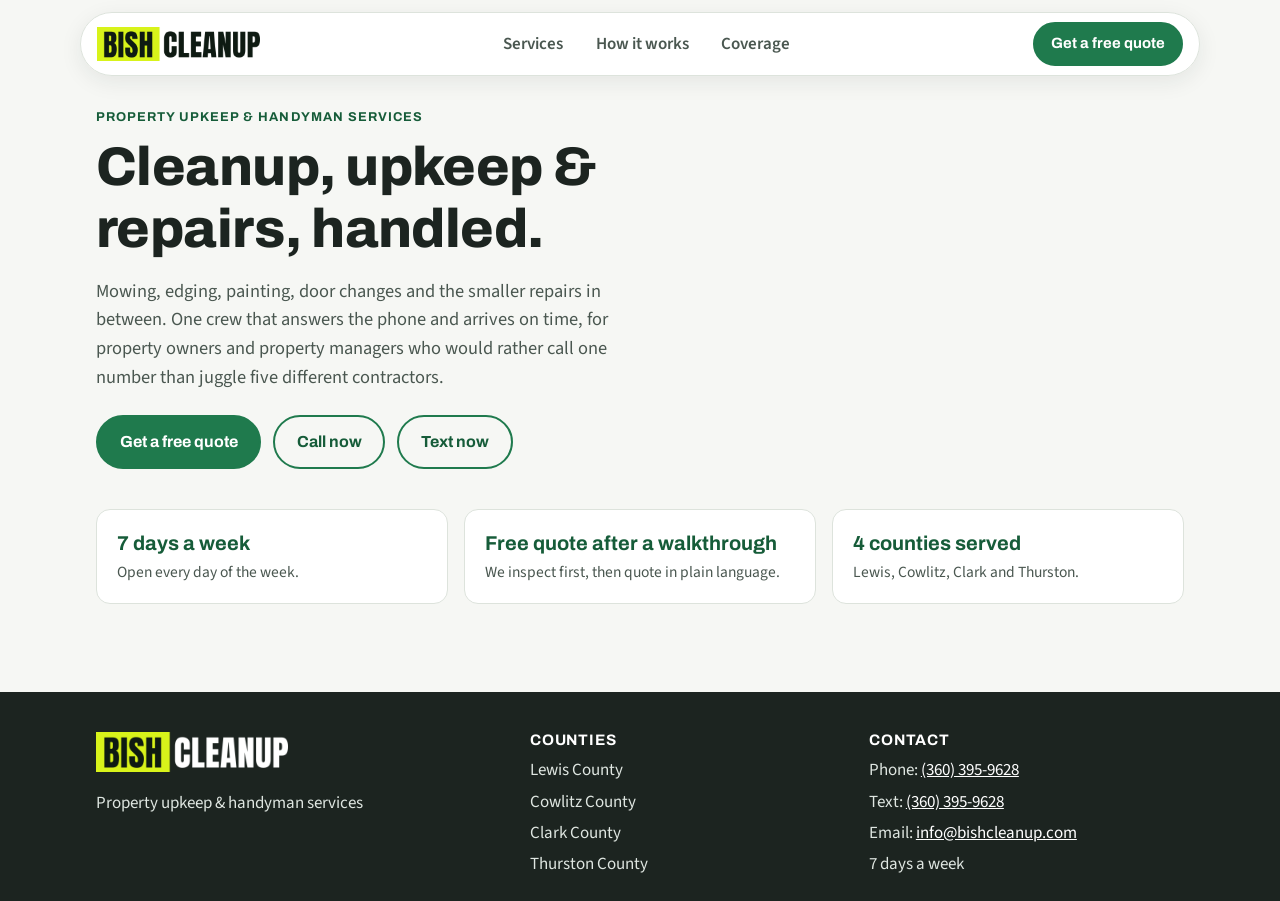
<file: index.html>
<!DOCTYPE html>
<html lang="en">
<head>
  <meta charset="utf-8">
  <meta name="viewport" content="width=device-width, initial-scale=1">
  <title>Bish Cleanup | Cleanup, upkeep &amp; repairs, handled</title>
  <meta name="description" content="Bish Cleanup handles mowing, edging, painting, door changes and small repairs for property owners and managers in Lewis, Cowlitz, Clark and Thurston counties.">
  <link rel="icon" type="image/png" href="logo-small.png">
  <link rel="apple-touch-icon" href="logo-small.png">
  <link rel="preconnect" href="https://fonts.googleapis.com">
  <link rel="preconnect" href="https://fonts.gstatic.com" crossorigin>
  <link rel="stylesheet" href="https://fonts.googleapis.com/css2?family=Archivo:wght@600;700;800&family=Source+Sans+3:wght@400;600;700&display=swap">
  <link rel="stylesheet" href="styles.css">
</head>
<body>
  <nav class="nav" aria-label="Main">
    <a class="logo" href="index.html" aria-label="Bish Cleanup home"><img src="logo.png" alt="Bish Cleanup" width="163" height="34"></a>
    <ul class="nav-links"><li><a href="services.html">Services</a></li><li><a href="process.html">How it works</a></li><li><a href="coverage.html">Coverage</a></li></ul>
    <a class="btn btn-sm" href="quote.html">Get a free quote</a>
  </nav>
  <main>
    <section class="hero page-top">
      <div class="container">
        <p class="eyebrow">Property upkeep &amp; handyman services</p>
        <h1>Cleanup, upkeep &amp; repairs, handled.</h1>
        <p class="lead">Mowing, edging, painting, door changes and the smaller repairs in between. One crew that answers the phone and arrives on time, for property owners and property managers who would rather call one number than juggle five different contractors.</p>
        <div class="btn-row">
          <a class="btn" href="quote.html">Get a free quote</a>
          <a class="btn btn-outline" href="tel:+13603959628">Call now</a>
          <a class="btn btn-outline" href="sms:+13603959628">Text now</a>
        </div>
        <div class="facts"><div class="fact"><strong>7 days a week</strong><span>Open every day of the week.</span></div><div class="fact"><strong>Free quote after a walkthrough</strong><span>We inspect first, then quote in plain language.</span></div><div class="fact"><strong>4 counties served</strong><span>Lewis, Cowlitz, Clark and Thurston.</span></div></div>
      </div>
    </section>
  </main>
  <footer class="footer">
    <div class="container footer-grid">
      <div>
        <a class="logo" href="index.html" aria-label="Bish Cleanup home"><img src="logo-light.png" alt="Bish Cleanup" width="163" height="34"></a>
        <p>Property upkeep &amp; handyman services</p>
      </div>
      <div>
        <h3>Counties</h3>
        <ul><li>Lewis County</li><li>Cowlitz County</li><li>Clark County</li><li>Thurston County</li></ul>
      </div>
      <div>
        <h3>Contact</h3>
        <ul>
          <li>Phone: <a href="tel:+13603959628">(360) 395-9628</a></li>
          <li>Text: <a href="sms:+13603959628">(360) 395-9628</a></li>
          <li>Email: <a href="mailto:info@bishcleanup.com">info@bishcleanup.com</a></li>
          <li>7 days a week</li>
        </ul>
      </div>
    </div>
  </footer>
</body>
</html>
</file>
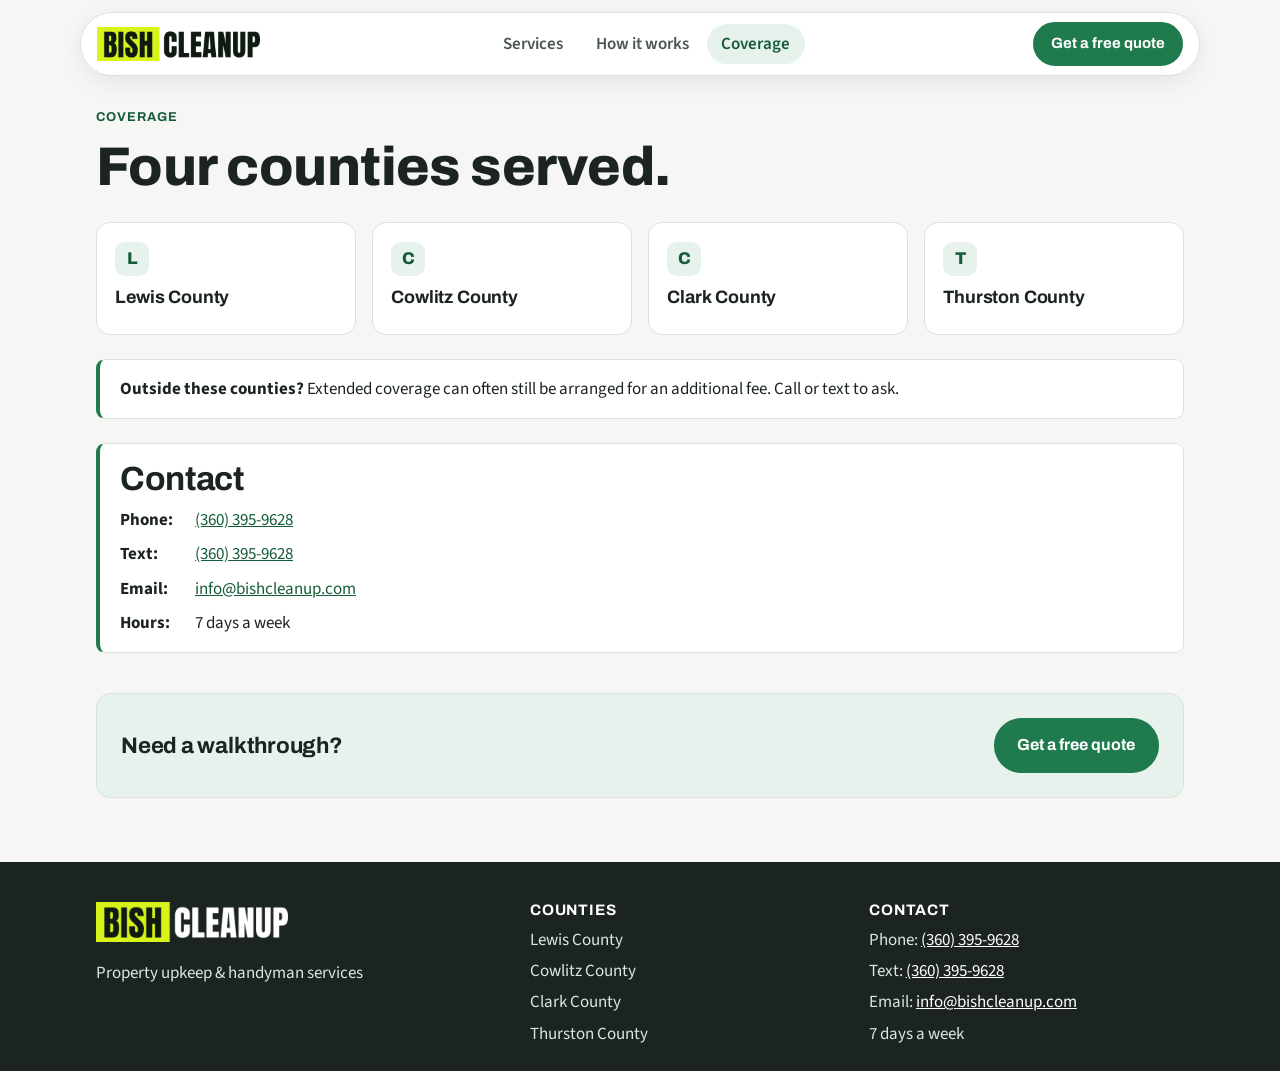
<file: coverage.html>
<!DOCTYPE html>
<html lang="en">
<head>
  <meta charset="utf-8">
  <meta name="viewport" content="width=device-width, initial-scale=1">
  <title>Coverage | Bish Cleanup</title>
  <meta name="description" content="Bish Cleanup serves Lewis, Cowlitz, Clark and Thurston counties. Extended coverage can often be arranged. Call or text (360) 395-9628.">
  <link rel="icon" type="image/png" href="logo-small.png">
  <link rel="apple-touch-icon" href="logo-small.png">
  <link rel="preconnect" href="https://fonts.googleapis.com">
  <link rel="preconnect" href="https://fonts.gstatic.com" crossorigin>
  <link rel="stylesheet" href="https://fonts.googleapis.com/css2?family=Archivo:wght@600;700;800&family=Source+Sans+3:wght@400;600;700&display=swap">
  <link rel="stylesheet" href="styles.css">
</head>
<body>
  <nav class="nav" aria-label="Main">
    <a class="logo" href="index.html" aria-label="Bish Cleanup home"><img src="logo.png" alt="Bish Cleanup" width="163" height="34"></a>
    <ul class="nav-links"><li><a href="services.html">Services</a></li><li><a href="process.html">How it works</a></li><li><a href="coverage.html" aria-current="page">Coverage</a></li></ul>
    <a class="btn btn-sm" href="quote.html">Get a free quote</a>
  </nav>
  <main>
    <section class="page-top">
      <div class="container">
        <div class="page-head">
          <p class="eyebrow">Coverage</p>
          <h1>Four counties served.</h1>
        </div>
        <div class="grid"><article class="card"><span class="badge">L</span><h3>Lewis County</h3></article><article class="card"><span class="badge">C</span><h3>Cowlitz County</h3></article><article class="card"><span class="badge">C</span><h3>Clark County</h3></article><article class="card"><span class="badge">T</span><h3>Thurston County</h3></article></div>
        <div class="note">
          <p><strong>Outside these counties?</strong> Extended coverage can often still be arranged for an additional fee. Call or text to ask.</p>
        </div>
        <div class="note">
          <h2>Contact</h2>
          <ul class="contact-list">
            <li><strong>Phone:</strong> <a href="tel:+13603959628">(360) 395-9628</a></li>
            <li><strong>Text:</strong> <a href="sms:+13603959628">(360) 395-9628</a></li>
            <li><strong>Email:</strong> <a href="mailto:info@bishcleanup.com">info@bishcleanup.com</a></li>
            <li><strong>Hours:</strong> 7 days a week</li>
          </ul>
        </div>
        <div class="cta-band">
        <h2>Need a walkthrough?</h2>
        <a class="btn" href="quote.html">Get a free quote</a>
      </div>
      </div>
    </section>
  </main>
  <footer class="footer">
    <div class="container footer-grid">
      <div>
        <a class="logo" href="index.html" aria-label="Bish Cleanup home"><img src="logo-light.png" alt="Bish Cleanup" width="163" height="34"></a>
        <p>Property upkeep &amp; handyman services</p>
      </div>
      <div>
        <h3>Counties</h3>
        <ul><li>Lewis County</li><li>Cowlitz County</li><li>Clark County</li><li>Thurston County</li></ul>
      </div>
      <div>
        <h3>Contact</h3>
        <ul>
          <li>Phone: <a href="tel:+13603959628">(360) 395-9628</a></li>
          <li>Text: <a href="sms:+13603959628">(360) 395-9628</a></li>
          <li>Email: <a href="mailto:info@bishcleanup.com">info@bishcleanup.com</a></li>
          <li>7 days a week</li>
        </ul>
      </div>
    </div>
  </footer>
</body>
</html>
</file>
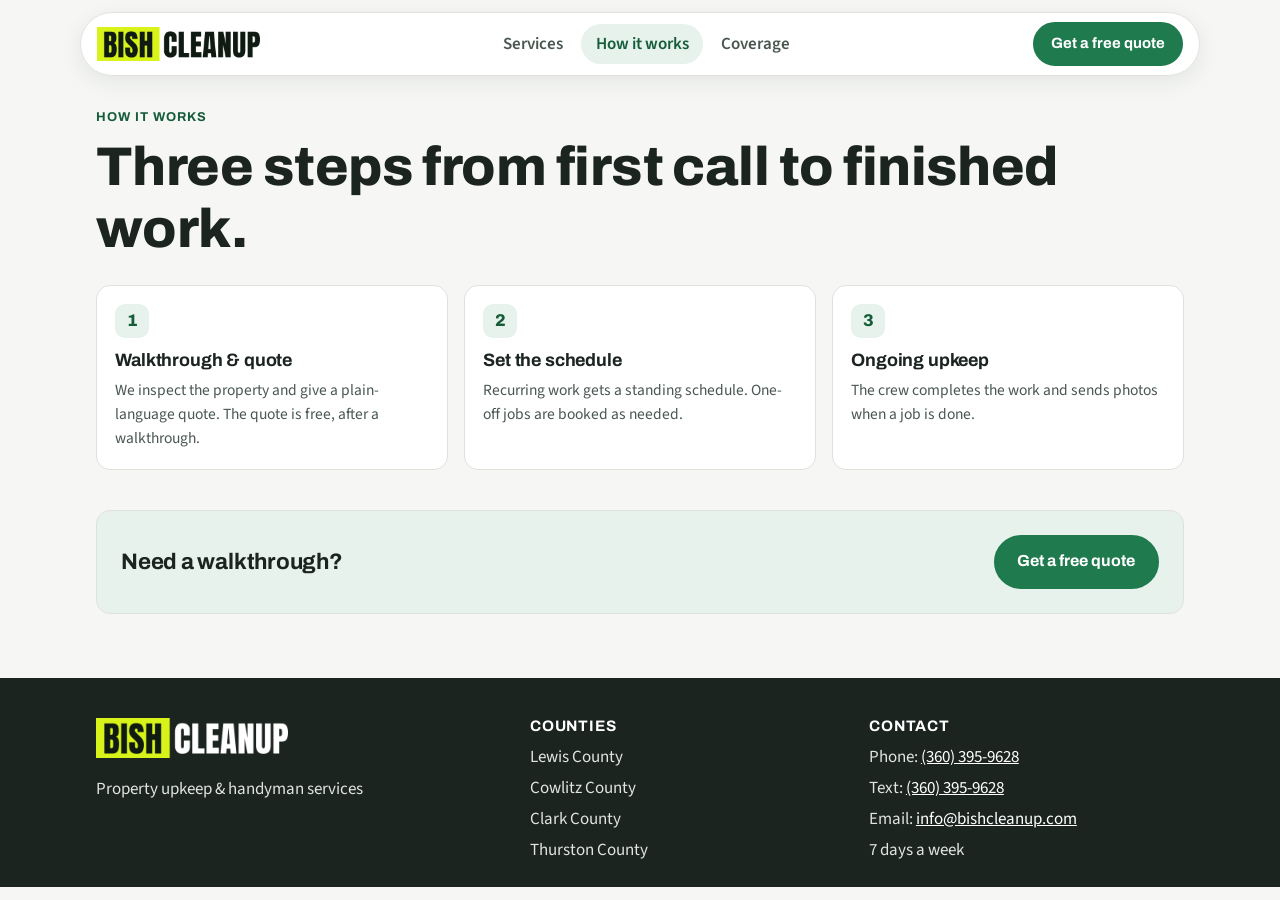
<file: process.html>
<!DOCTYPE html>
<html lang="en">
<head>
  <meta charset="utf-8">
  <meta name="viewport" content="width=device-width, initial-scale=1">
  <title>How it works | Bish Cleanup</title>
  <meta name="description" content="How Bish Cleanup works: a free walkthrough and quote, a set schedule, then ongoing upkeep with photos when each job is done.">
  <link rel="icon" type="image/png" href="logo-small.png">
  <link rel="apple-touch-icon" href="logo-small.png">
  <link rel="preconnect" href="https://fonts.googleapis.com">
  <link rel="preconnect" href="https://fonts.gstatic.com" crossorigin>
  <link rel="stylesheet" href="https://fonts.googleapis.com/css2?family=Archivo:wght@600;700;800&family=Source+Sans+3:wght@400;600;700&display=swap">
  <link rel="stylesheet" href="styles.css">
</head>
<body>
  <nav class="nav" aria-label="Main">
    <a class="logo" href="index.html" aria-label="Bish Cleanup home"><img src="logo.png" alt="Bish Cleanup" width="163" height="34"></a>
    <ul class="nav-links"><li><a href="services.html">Services</a></li><li><a href="process.html" aria-current="page">How it works</a></li><li><a href="coverage.html">Coverage</a></li></ul>
    <a class="btn btn-sm" href="quote.html">Get a free quote</a>
  </nav>
  <main>
    <section class="page-top">
      <div class="container">
        <div class="page-head">
          <p class="eyebrow">How it works</p>
          <h1>Three steps from first call to finished work.</h1>
        </div>
        <div class="grid grid-3"><article class="card"><span class="badge">1</span><h3>Walkthrough & quote</h3><p>We inspect the property and give a plain-language quote. The quote is free, after a walkthrough.</p></article><article class="card"><span class="badge">2</span><h3>Set the schedule</h3><p>Recurring work gets a standing schedule. One-off jobs are booked as needed.</p></article><article class="card"><span class="badge">3</span><h3>Ongoing upkeep</h3><p>The crew completes the work and sends photos when a job is done.</p></article></div>
        <div class="cta-band">
        <h2>Need a walkthrough?</h2>
        <a class="btn" href="quote.html">Get a free quote</a>
      </div>
      </div>
    </section>
  </main>
  <footer class="footer">
    <div class="container footer-grid">
      <div>
        <a class="logo" href="index.html" aria-label="Bish Cleanup home"><img src="logo-light.png" alt="Bish Cleanup" width="163" height="34"></a>
        <p>Property upkeep &amp; handyman services</p>
      </div>
      <div>
        <h3>Counties</h3>
        <ul><li>Lewis County</li><li>Cowlitz County</li><li>Clark County</li><li>Thurston County</li></ul>
      </div>
      <div>
        <h3>Contact</h3>
        <ul>
          <li>Phone: <a href="tel:+13603959628">(360) 395-9628</a></li>
          <li>Text: <a href="sms:+13603959628">(360) 395-9628</a></li>
          <li>Email: <a href="mailto:info@bishcleanup.com">info@bishcleanup.com</a></li>
          <li>7 days a week</li>
        </ul>
      </div>
    </div>
  </footer>
</body>
</html>
</file>
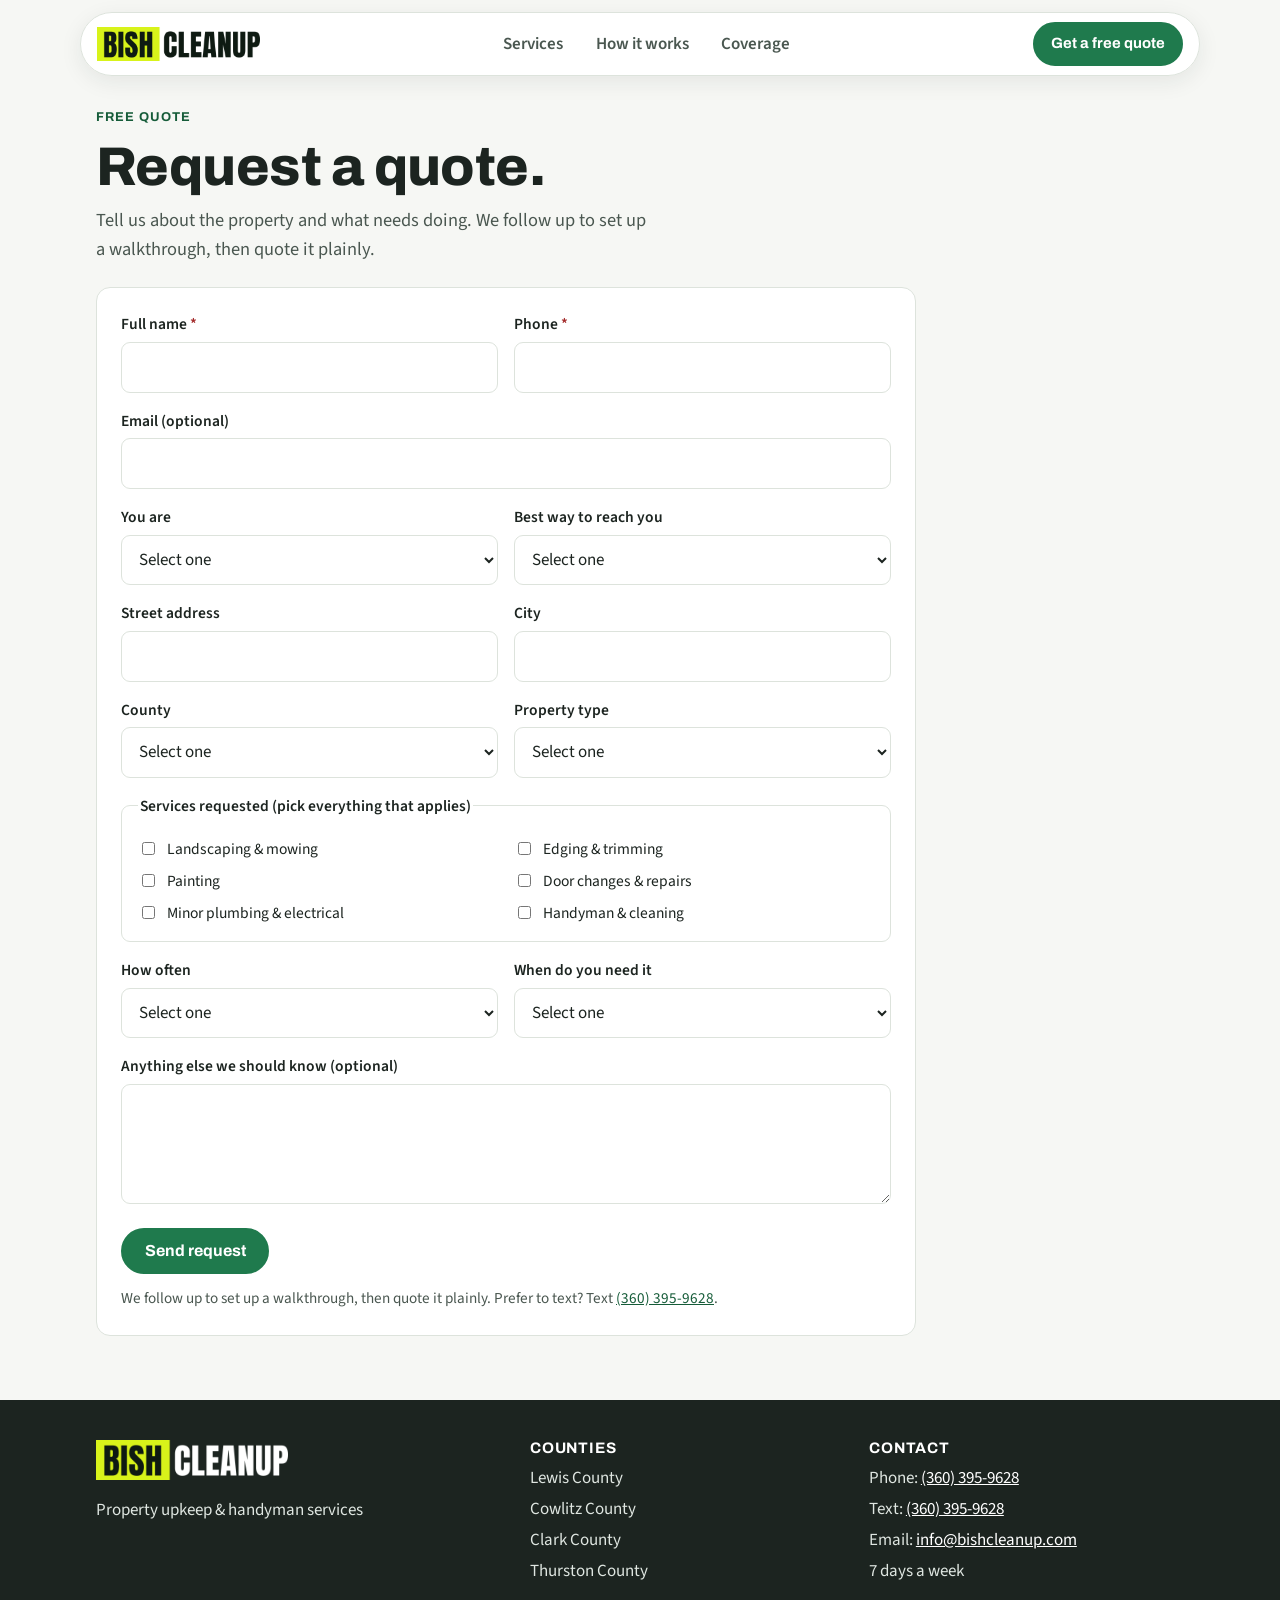
<file: quote.html>
<!DOCTYPE html>
<html lang="en">
<head>
  <meta charset="utf-8">
  <meta name="viewport" content="width=device-width, initial-scale=1">
  <title>Get a free quote | Bish Cleanup</title>
  <meta name="description" content="Request a free quote from Bish Cleanup. Tell us about the property and what needs doing, and we follow up to set up a walkthrough.">
  <link rel="icon" type="image/png" href="logo-small.png">
  <link rel="apple-touch-icon" href="logo-small.png">
  <link rel="preconnect" href="https://fonts.googleapis.com">
  <link rel="preconnect" href="https://fonts.gstatic.com" crossorigin>
  <link rel="stylesheet" href="https://fonts.googleapis.com/css2?family=Archivo:wght@600;700;800&family=Source+Sans+3:wght@400;600;700&display=swap">
  <link rel="stylesheet" href="styles.css">
</head>
<body>
  <nav class="nav" aria-label="Main">
    <a class="logo" href="index.html" aria-label="Bish Cleanup home"><img src="logo.png" alt="Bish Cleanup" width="163" height="34"></a>
    <ul class="nav-links"><li><a href="services.html">Services</a></li><li><a href="process.html">How it works</a></li><li><a href="coverage.html">Coverage</a></li></ul>
    <a class="btn btn-sm" href="quote.html">Get a free quote</a>
  </nav>
  <main>
    <section class="page-top">
      <div class="container">
        <div class="page-head">
          <p class="eyebrow">Free quote</p>
          <h1>Request a quote.</h1>
          <p class="lead">Tell us about the property and what needs doing. We follow up to set up a walkthrough, then quote it plainly.</p>
        </div>

        <div class="form-card">
          <div id="form-wrap">
            <div id="form-error" class="form-error" role="alert" hidden>
              <p><strong>Your request did not go through.</strong> Your entries are still here. Try again, or reach us directly:</p>
              <ul>
                <li>Call <a href="tel:+13603959628">(360) 395-9628</a></li>
                <li>Text <a href="sms:+13603959628">(360) 395-9628</a></li>
                <li>Email <a href="mailto:info@bishcleanup.com">info@bishcleanup.com</a></li>
              </ul>
            </div>

            <form id="quote-form" novalidate>
              <div class="form-grid">
                <div class="field"><label for="name">Full name <span class="req" aria-hidden="true">*</span></label>
                  <input type="text" id="name" name="name" autocomplete="name" required></div>
                <div class="field"><label for="phone">Phone <span class="req" aria-hidden="true">*</span></label>
                  <input type="tel" id="phone" name="phone" autocomplete="tel" required></div>
                <div class="field full"><label for="email">Email (optional)</label>
                  <input type="email" id="email" name="email" autocomplete="email"></div>

                <div class="field"><label for="role">You are</label><select id="role" name="role"><option value="" disabled selected>Select one</option><option value="Property owner">Property owner</option><option value="Property manager">Property manager</option><option value="Tenant">Tenant</option><option value="Other">Other</option></select></div>
                <div class="field"><label for="contact_method">Best way to reach you</label><select id="contact_method" name="contact_method"><option value="" disabled selected>Select one</option><option value="Call">Call</option><option value="Text">Text</option><option value="Email">Email</option></select></div>

                <div class="field"><label for="address">Street address</label>
                  <input type="text" id="address" name="address" autocomplete="street-address"></div>
                <div class="field"><label for="city">City</label>
                  <input type="text" id="city" name="city" autocomplete="address-level2"></div>

                <div class="field"><label for="county">County</label><select id="county" name="county"><option value="" disabled selected>Select one</option><option value="Lewis">Lewis</option><option value="Cowlitz">Cowlitz</option><option value="Clark">Clark</option><option value="Thurston">Thurston</option><option value="Other or not sure">Other or not sure</option></select></div>
                <div class="field"><label for="property_type">Property type</label><select id="property_type" name="property_type"><option value="" disabled selected>Select one</option><option value="Single-family home">Single-family home</option><option value="Rental house or duplex">Rental house or duplex</option><option value="Multi-unit building">Multi-unit building</option><option value="Commercial property">Commercial property</option><option value="Vacant lot">Vacant lot</option><option value="Other">Other</option></select></div>

                <fieldset class="field full">
                  <legend>Services requested (pick everything that applies)</legend>
                  <div class="checks"><label><input type="checkbox" name="services" value="Landscaping &amp; mowing"> Landscaping &amp; mowing</label><label><input type="checkbox" name="services" value="Edging &amp; trimming"> Edging &amp; trimming</label><label><input type="checkbox" name="services" value="Painting"> Painting</label><label><input type="checkbox" name="services" value="Door changes &amp; repairs"> Door changes &amp; repairs</label><label><input type="checkbox" name="services" value="Minor plumbing &amp; electrical"> Minor plumbing &amp; electrical</label><label><input type="checkbox" name="services" value="Handyman &amp; cleaning"> Handyman &amp; cleaning</label></div>
                </fieldset>

                <div class="field"><label for="frequency">How often</label><select id="frequency" name="frequency"><option value="" disabled selected>Select one</option><option value="One-time job">One-time job</option><option value="Recurring">Recurring</option><option value="Not sure">Not sure</option></select></div>
                <div class="field"><label for="timing">When do you need it</label><select id="timing" name="timing"><option value="" disabled selected>Select one</option><option value="As soon as possible">As soon as possible</option><option value="Within a week">Within a week</option><option value="Within a month">Within a month</option><option value="Flexible">Flexible</option></select></div>

                <div class="field full"><label for="notes">Anything else we should know (optional)</label>
                  <textarea id="notes" name="notes"></textarea></div>

                <div class="honey" aria-hidden="true">
                  <label for="_honey">Leave this field empty</label>
                  <input type="text" id="_honey" name="_honey" tabindex="-1" autocomplete="off">
                </div>
              </div>

              <div class="form-foot">
                <button type="submit" class="btn" id="submit-btn">Send request</button>
                <p class="small">We follow up to set up a walkthrough, then quote it plainly. Prefer to text? Text <a href="sms:+13603959628">(360) 395-9628</a>.</p>
              </div>
            </form>
          </div>

          <div id="success" class="success" hidden role="status">
            <div class="tick" aria-hidden="true">&#10003;</div>
            <h2>Request sent</h2>
            <p>Your reference number:</p>
            <div class="ref" id="ref-out"></div>
            <p>We follow up to set up a walkthrough.</p>
            <button type="button" class="btn btn-outline" id="again-btn">Submit another request</button>
          </div>
        </div>
      </div>
    </section>
  </main>
  <footer class="footer">
    <div class="container footer-grid">
      <div>
        <a class="logo" href="index.html" aria-label="Bish Cleanup home"><img src="logo-light.png" alt="Bish Cleanup" width="163" height="34"></a>
        <p>Property upkeep &amp; handyman services</p>
      </div>
      <div>
        <h3>Counties</h3>
        <ul><li>Lewis County</li><li>Cowlitz County</li><li>Clark County</li><li>Thurston County</li></ul>
      </div>
      <div>
        <h3>Contact</h3>
        <ul>
          <li>Phone: <a href="tel:+13603959628">(360) 395-9628</a></li>
          <li>Text: <a href="sms:+13603959628">(360) 395-9628</a></li>
          <li>Email: <a href="mailto:info@bishcleanup.com">info@bishcleanup.com</a></li>
          <li>7 days a week</li>
        </ul>
      </div>
    </div>
  </footer>
  <script src="quote.js"></script>
</body>
</html>
</file>
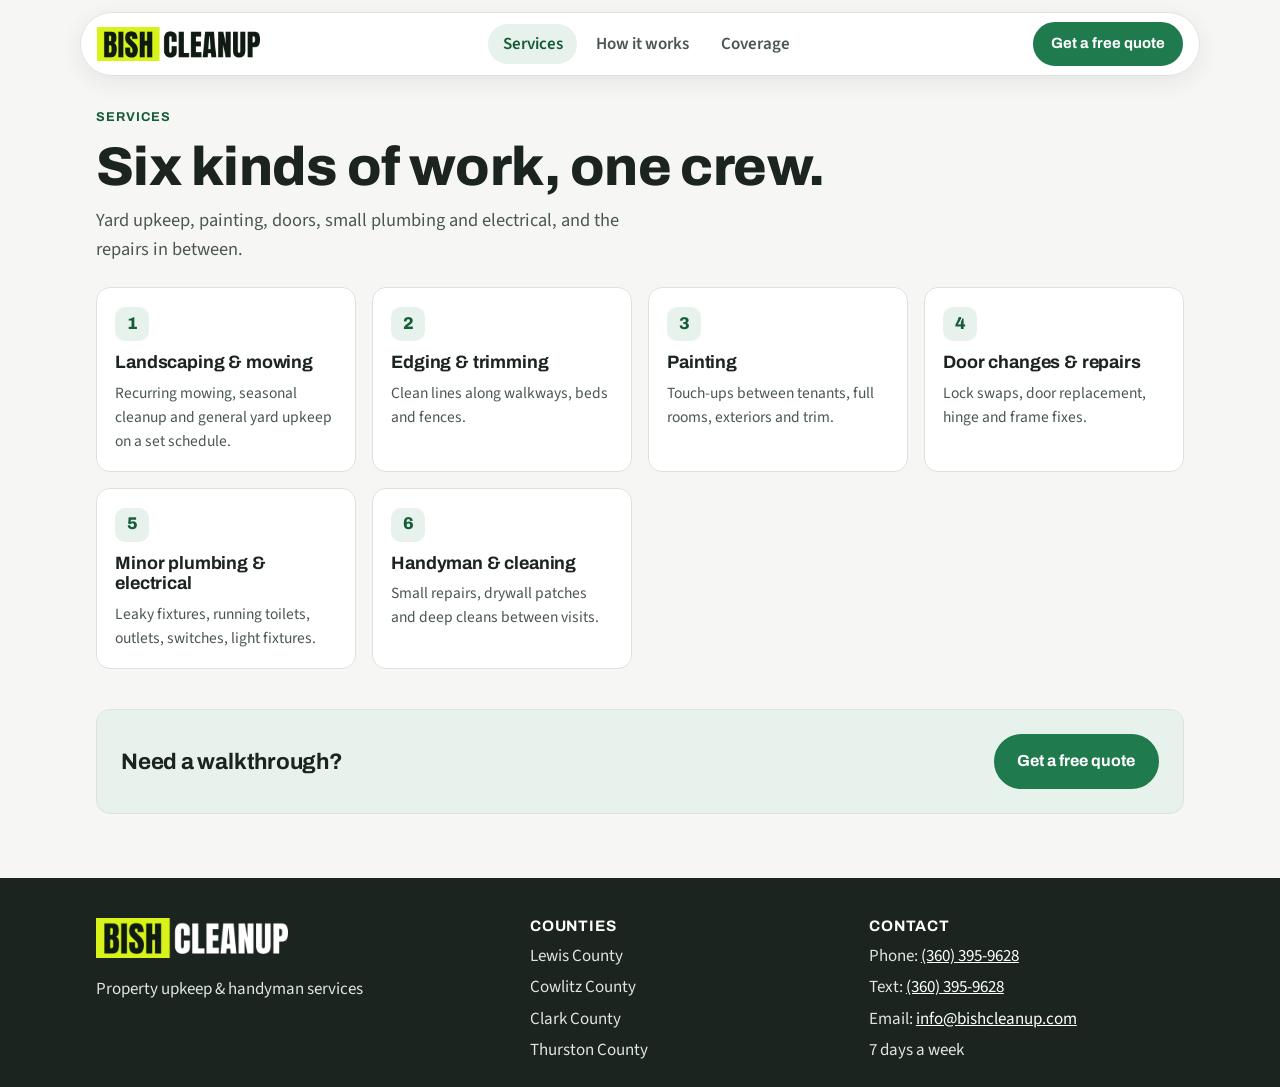
<file: services.html>
<!DOCTYPE html>
<html lang="en">
<head>
  <meta charset="utf-8">
  <meta name="viewport" content="width=device-width, initial-scale=1">
  <title>Services | Bish Cleanup</title>
  <meta name="description" content="Mowing, edging, painting, door changes, minor plumbing and electrical, and handyman work from one crew in Lewis, Cowlitz, Clark and Thurston counties.">
  <link rel="icon" type="image/png" href="logo-small.png">
  <link rel="apple-touch-icon" href="logo-small.png">
  <link rel="preconnect" href="https://fonts.googleapis.com">
  <link rel="preconnect" href="https://fonts.gstatic.com" crossorigin>
  <link rel="stylesheet" href="https://fonts.googleapis.com/css2?family=Archivo:wght@600;700;800&family=Source+Sans+3:wght@400;600;700&display=swap">
  <link rel="stylesheet" href="styles.css">
</head>
<body>
  <nav class="nav" aria-label="Main">
    <a class="logo" href="index.html" aria-label="Bish Cleanup home"><img src="logo.png" alt="Bish Cleanup" width="163" height="34"></a>
    <ul class="nav-links"><li><a href="services.html" aria-current="page">Services</a></li><li><a href="process.html">How it works</a></li><li><a href="coverage.html">Coverage</a></li></ul>
    <a class="btn btn-sm" href="quote.html">Get a free quote</a>
  </nav>
  <main>
    <section class="page-top">
      <div class="container">
        <div class="page-head">
          <p class="eyebrow">Services</p>
          <h1>Six kinds of work, one crew.</h1>
          <p class="lead">Yard upkeep, painting, doors, small plumbing and electrical, and the repairs in between.</p>
        </div>
        <div class="grid"><article class="card"><span class="badge">1</span><h3>Landscaping & mowing</h3><p>Recurring mowing, seasonal cleanup and general yard upkeep on a set schedule.</p></article><article class="card"><span class="badge">2</span><h3>Edging & trimming</h3><p>Clean lines along walkways, beds and fences.</p></article><article class="card"><span class="badge">3</span><h3>Painting</h3><p>Touch-ups between tenants, full rooms, exteriors and trim.</p></article><article class="card"><span class="badge">4</span><h3>Door changes & repairs</h3><p>Lock swaps, door replacement, hinge and frame fixes.</p></article><article class="card"><span class="badge">5</span><h3>Minor plumbing & electrical</h3><p>Leaky fixtures, running toilets, outlets, switches, light fixtures.</p></article><article class="card"><span class="badge">6</span><h3>Handyman & cleaning</h3><p>Small repairs, drywall patches and deep cleans between visits.</p></article></div>
        <div class="cta-band">
        <h2>Need a walkthrough?</h2>
        <a class="btn" href="quote.html">Get a free quote</a>
      </div>
      </div>
    </section>
  </main>
  <footer class="footer">
    <div class="container footer-grid">
      <div>
        <a class="logo" href="index.html" aria-label="Bish Cleanup home"><img src="logo-light.png" alt="Bish Cleanup" width="163" height="34"></a>
        <p>Property upkeep &amp; handyman services</p>
      </div>
      <div>
        <h3>Counties</h3>
        <ul><li>Lewis County</li><li>Cowlitz County</li><li>Clark County</li><li>Thurston County</li></ul>
      </div>
      <div>
        <h3>Contact</h3>
        <ul>
          <li>Phone: <a href="tel:+13603959628">(360) 395-9628</a></li>
          <li>Text: <a href="sms:+13603959628">(360) 395-9628</a></li>
          <li>Email: <a href="mailto:info@bishcleanup.com">info@bishcleanup.com</a></li>
          <li>7 days a week</li>
        </ul>
      </div>
    </div>
  </footer>
</body>
</html>
</file>
<file: styles.css>
/* ===== Variables ===== */
:root {
  --accent: #1f7a4d;
  --accent-dark: #165c39;
  --accent-soft: #e6f2eb;
  --ink: #1c2420;
  --ink-soft: #4a5750;
  --bg: #f6f7f4;
  --card: #ffffff;
  --border: #dde3dc;
  --danger: #a32a2a;
  --danger-soft: #fbeaea;

  --font-head: "Archivo", system-ui, sans-serif;
  --font-body: "Source Sans 3", system-ui, sans-serif;

  --space-1: 0.5rem;
  --space-2: 1rem;
  --space-3: 1.5rem;
  --space-4: 2.5rem;
  --space-5: 4rem;
  --radius: 14px;
  --radius-sm: 9px;
  --max: 1120px;
  --nav-h: 64px;
}

/* ===== Base ===== */
*, *::before, *::after { box-sizing: border-box; }
html { scroll-behavior: smooth; }
body {
  margin: 0;
  font-family: var(--font-body);
  font-size: 1.0625rem;
  line-height: 1.55;
  color: var(--ink);
  background: var(--bg);
  overflow-x: hidden;
}
img { max-width: 100%; height: auto; }
a { color: var(--accent-dark); }
h1, h2, h3 { font-family: var(--font-head); line-height: 1.15; margin: 0 0 var(--space-1); letter-spacing: -0.01em; }
h1 { font-size: clamp(2.1rem, 5.5vw, 3.4rem); font-weight: 800; }
h2 { font-size: clamp(1.5rem, 3.5vw, 2.1rem); font-weight: 700; }
h3 { font-size: 1.12rem; font-weight: 700; }
p { margin: 0 0 var(--space-2); }

.container { width: 100%; max-width: var(--max); margin: 0 auto; padding: 0 var(--space-2); }
.section { padding: var(--space-4) 0; }
.page-top { padding-top: calc(var(--nav-h) + 2.75rem); }
.eyebrow { font-family: var(--font-head); font-size: 0.8rem; font-weight: 700; letter-spacing: 0.08em; text-transform: uppercase; color: var(--accent-dark); margin-bottom: var(--space-1); }
.lead { font-size: 1.15rem; color: var(--ink-soft); max-width: 62ch; }
.page-head { margin-bottom: var(--space-3); }

/* ===== Buttons ===== */
.btn {
  display: inline-flex; align-items: center; justify-content: center;
  font-family: var(--font-head); font-weight: 700; font-size: 1rem;
  padding: 0.8rem 1.35rem; border-radius: 999px;
  border: 2px solid var(--accent); background: var(--accent); color: #fff;
  text-decoration: none; cursor: pointer;
  transition: background 0.15s, color 0.15s, transform 0.15s, box-shadow 0.15s;
}
.btn:hover { background: var(--accent-dark); border-color: var(--accent-dark); transform: translateY(-1px); box-shadow: 0 6px 16px rgba(31,122,77,0.22); }
.btn:focus-visible, a:focus-visible, input:focus-visible, select:focus-visible, textarea:focus-visible { outline: 3px solid #f2b705; outline-offset: 2px; }
.btn-outline { background: transparent; color: var(--accent-dark); }
.btn-outline:hover { background: var(--accent-soft); color: var(--accent-dark); box-shadow: none; }
.btn-sm { padding: 0.5rem 1rem; font-size: 0.93rem; }
.btn[disabled] { opacity: 0.65; cursor: not-allowed; transform: none; box-shadow: none; }
.btn-row { display: flex; flex-wrap: wrap; gap: 0.75rem; margin-top: var(--space-3); }

/* ===== Nav ===== */
.nav {
  position: fixed; top: 12px; left: 50%; transform: translateX(-50%); z-index: 50;
  width: calc(100% - 24px); max-width: var(--max);
  display: flex; align-items: center; justify-content: space-between; gap: var(--space-2);
  min-height: var(--nav-h); padding: 0.5rem 1rem;
  background: rgba(255,255,255,0.94); backdrop-filter: blur(8px);
  border: 1px solid var(--border); border-radius: 999px;
  box-shadow: 0 6px 22px rgba(28,36,32,0.08);
}
.logo { display: inline-flex; align-items: center; text-decoration: none; flex: 0 0 auto; }
.logo img { display: block; height: 34px; width: auto; }
.nav-links { display: flex; gap: 0.25rem; list-style: none; margin: 0; padding: 0; }
.nav-links a { display: block; padding: 0.45rem 0.9rem; border-radius: 999px; text-decoration: none; color: var(--ink-soft); font-weight: 600; transition: background 0.15s, color 0.15s; }
.nav-links a:hover { background: var(--accent-soft); color: var(--accent-dark); }
.nav-links a[aria-current="page"] { background: var(--accent-soft); color: var(--accent-dark); }

/* ===== Hero ===== */
.hero { padding-bottom: var(--space-3); }
.hero h1 { max-width: 15ch; }
.hero .lead { margin-top: var(--space-2); }
.facts { display: grid; grid-template-columns: repeat(3, 1fr); gap: var(--space-2); margin-top: var(--space-4); }
.fact { background: var(--card); border: 1px solid var(--border); border-radius: var(--radius); padding: 1.1rem 1.25rem; }
.fact strong { display: block; font-family: var(--font-head); font-size: 1.25rem; color: var(--accent-dark); }
.fact span { color: var(--ink-soft); font-size: 0.97rem; }

/* ===== Card grids ===== */
.grid { display: grid; grid-template-columns: repeat(4, 1fr); gap: var(--space-2); }
.grid-3 { grid-template-columns: repeat(3, 1fr); }
.card {
  background: var(--card); border: 1px solid var(--border); border-radius: var(--radius);
  padding: 1.15rem; transition: border-color 0.15s, box-shadow 0.15s, transform 0.15s;
}
.card:hover { border-color: var(--accent); box-shadow: 0 8px 20px rgba(28,36,32,0.08); transform: translateY(-2px); }
.card p { margin: 0; color: var(--ink-soft); font-size: 0.97rem; }
.badge { display: inline-grid; place-items: center; width: 34px; height: 34px; border-radius: 10px; background: var(--accent-soft); color: var(--accent-dark); font-family: var(--font-head); font-weight: 800; margin-bottom: 0.7rem; }
.cta-band { margin-top: var(--space-4); background: var(--accent-soft); border: 1px solid var(--border); border-radius: var(--radius); padding: var(--space-3); display: flex; flex-wrap: wrap; align-items: center; justify-content: space-between; gap: var(--space-2); }
.cta-band h2 { margin: 0; font-size: 1.4rem; }
.note { background: var(--card); border: 1px solid var(--border); border-left: 4px solid var(--accent); border-radius: var(--radius-sm); padding: 1rem 1.25rem; margin-top: var(--space-3); }
.note p:last-child { margin-bottom: 0; }
.contact-list { list-style: none; margin: 0; padding: 0; display: grid; gap: 0.5rem; }
.contact-list strong { display: inline-block; min-width: 4.5rem; }

/* ===== Footer ===== */
.footer { margin-top: var(--space-5); background: var(--ink); color: #dfe6e1; padding: var(--space-4) 0 var(--space-3); }
.footer a { color: #fff; }
.footer .logo img { height: 40px; }
.footer-grid { display: grid; grid-template-columns: 1.3fr 1fr 1fr; gap: var(--space-3); }
.footer h3 { color: #fff; font-size: 0.95rem; text-transform: uppercase; letter-spacing: 0.06em; }
.footer ul { list-style: none; margin: 0; padding: 0; display: grid; gap: 0.3rem; }
.footer p { margin: 0.6rem 0 0; }

/* ===== Form ===== */
.form-card { background: var(--card); border: 1px solid var(--border); border-radius: var(--radius); padding: var(--space-3); max-width: 820px; }
.form-grid { display: grid; grid-template-columns: 1fr 1fr; gap: var(--space-2); }
.field { display: flex; flex-direction: column; gap: 0.35rem; min-width: 0; }
.field.full { grid-column: 1 / -1; }
label, legend { font-weight: 600; font-size: 0.97rem; }
.req { color: var(--danger); }
input[type="text"], input[type="tel"], input[type="email"], select, textarea {
  width: 100%; font: inherit; color: inherit; padding: 0.7rem 0.8rem;
  border: 1px solid var(--border); border-radius: var(--radius-sm); background: #fff;
  transition: border-color 0.15s, box-shadow 0.15s;
}
input:hover, select:hover, textarea:hover { border-color: #b9c4bb; }
input:focus, select:focus, textarea:focus { border-color: var(--accent); }
textarea { min-height: 120px; resize: vertical; }
fieldset { border: 1px solid var(--border); border-radius: var(--radius-sm); margin: 0; padding: 0.8rem 1rem 1rem; min-width: 0; }
.checks { display: grid; grid-template-columns: 1fr 1fr; gap: 0.5rem 1rem; margin-top: 0.4rem; }
.checks label { display: flex; gap: 0.55rem; align-items: flex-start; font-weight: 400; cursor: pointer; }
.checks input { margin-top: 0.3rem; accent-color: var(--accent); }
.honey { position: absolute; left: -9999px; top: auto; width: 1px; height: 1px; overflow: hidden; }
.form-foot { margin-top: var(--space-3); }
.form-foot .small { margin: 0.8rem 0 0; color: var(--ink-soft); font-size: 0.95rem; }
.form-error { background: var(--danger-soft); border: 1px solid #e3b4b4; color: #5c1a1a; border-radius: var(--radius-sm); padding: 1rem 1.1rem; margin-bottom: var(--space-2); }
.form-error p { margin: 0 0 0.4rem; }
.form-error ul { margin: 0.3rem 0 0; padding-left: 1.2rem; }
.success { text-align: center; padding: var(--space-4) var(--space-2); }
.success .tick { width: 56px; height: 56px; margin: 0 auto var(--space-2); border-radius: 50%; background: var(--accent-soft); color: var(--accent-dark); display: grid; place-items: center; font-size: 1.8rem; font-weight: 800; }
.ref { display: inline-block; margin: 0.5rem 0 var(--space-2); padding: 0.45rem 1rem; border-radius: 999px; background: var(--accent-soft); font-family: var(--font-head); font-weight: 700; letter-spacing: 0.04em; }
[hidden] { display: none !important; }

/* ===== Responsive ===== */
@media (max-width: 899px) {
  .grid { grid-template-columns: repeat(2, 1fr); }
  .grid-3 { grid-template-columns: 1fr; }
  .footer-grid { grid-template-columns: 1fr 1fr; }
}
@media (max-width: 699px) {
  :root { --nav-h: 112px; }
  body { font-size: 1rem; }
  .grid, .grid-3 { grid-template-columns: 1fr; }
  .facts { grid-template-columns: 1fr; }
  .nav { flex-wrap: wrap; border-radius: 22px; padding: 0.5rem 0.65rem; row-gap: 0.25rem; min-height: 0; gap: 0.5rem; }
  .logo img { height: 28px; }
  .nav .btn-sm { padding: 0.4rem 0.8rem; font-size: 0.85rem; white-space: nowrap; }
  .nav-links { order: 3; width: 100%; justify-content: space-between; border-top: 1px solid var(--border); padding-top: 0.3rem; }
  .nav-links a { padding: 0.4rem 0.6rem; font-size: 0.95rem; }
  .page-top { padding-top: calc(var(--nav-h) + 1.5rem); }
  .form-grid, .checks, .footer-grid { grid-template-columns: 1fr; }
  .form-card { padding: var(--space-2); }
  .btn-row .btn { flex: 1 1 100%; }
}
@media (max-width: 380px) {
  .logo img { height: 24px; }
  .nav .btn-sm { padding: 0.35rem 0.65rem; font-size: 0.78rem; }
  .nav-links a { padding: 0.4rem 0.45rem; font-size: 0.88rem; white-space: nowrap; }
}
@media (prefers-reduced-motion: reduce) {
  * { transition: none !important; scroll-behavior: auto !important; }
}
</file>
